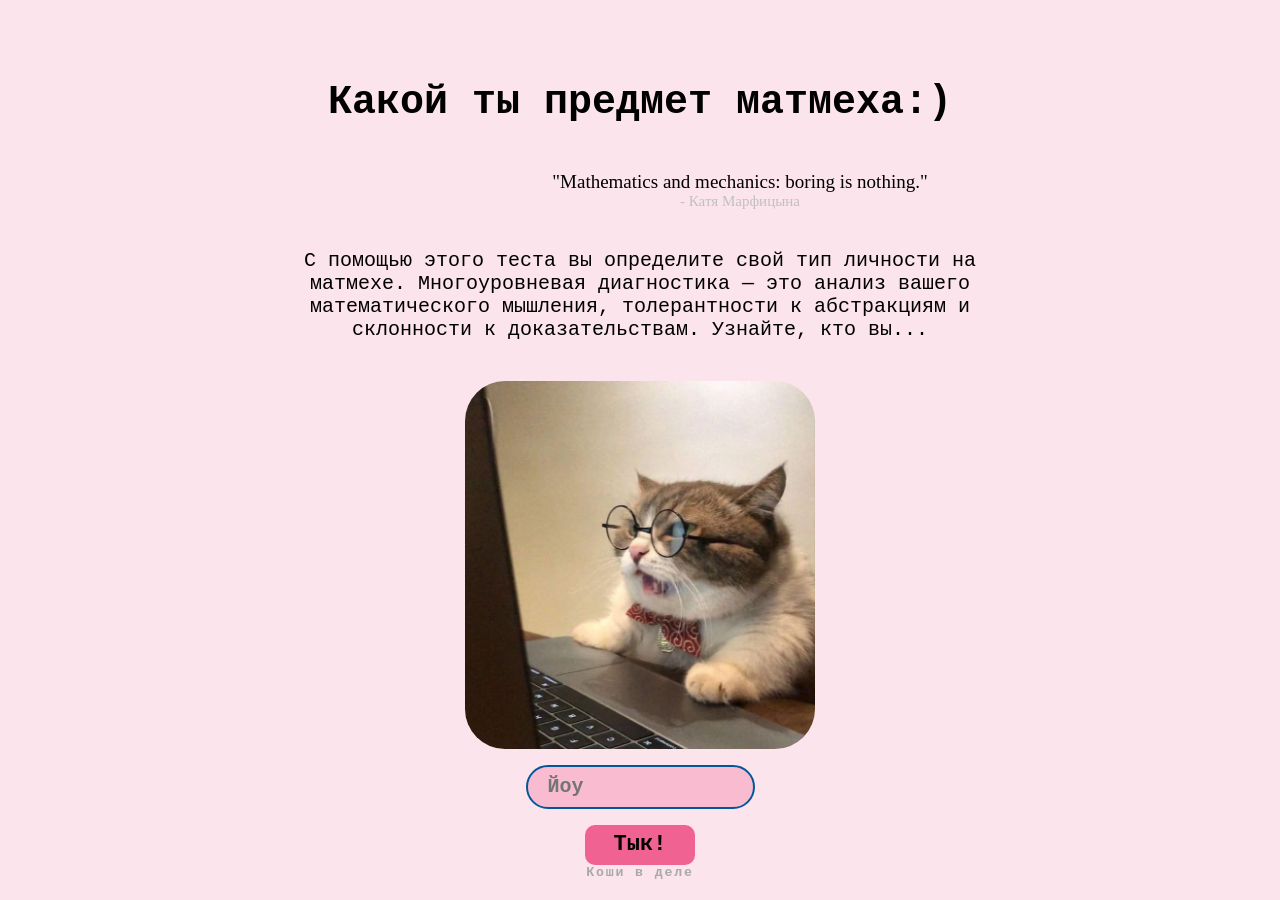
<file: index.html>
<!DOCTYPE html>
<html lang="ru">

	<head>
		<title>Какой ты предмет матмеха:)</title>
		<link rel="stylesheet" href="css/style.css">
		<meta charset="UTF-8">
		<meta name="viewport" content="width=device-width, initial-scale=1.0">
		<script src="count.js" defer></script>
	</head>

	<body>
		
		<h1>Какой ты предмет матмеха:)</h1>
		<blockquote>
				"Mathematics and mechanics: boring is nothing."
			 	<div class="author">- Катя Марфицына</div>
		</blockquote>

		<p class="ind">С помощью этого теста вы определите свой тип личности на матмехе.
		Многоуровневая диагностика — это анализ вашего математического мышления, толерантности к абстракциям и склонности к доказательствам. Узнайте, кто вы...</p>

		<img src="first.jpg" width="350" >
		<p>
    		<input type="text" placeholder="Йоу" class="name-input">
		</p>

		<button onclick="start_test()" class="button">Тык!</button>
		<h5>Коши в деле</h5>
	</body>
</html>
</file>
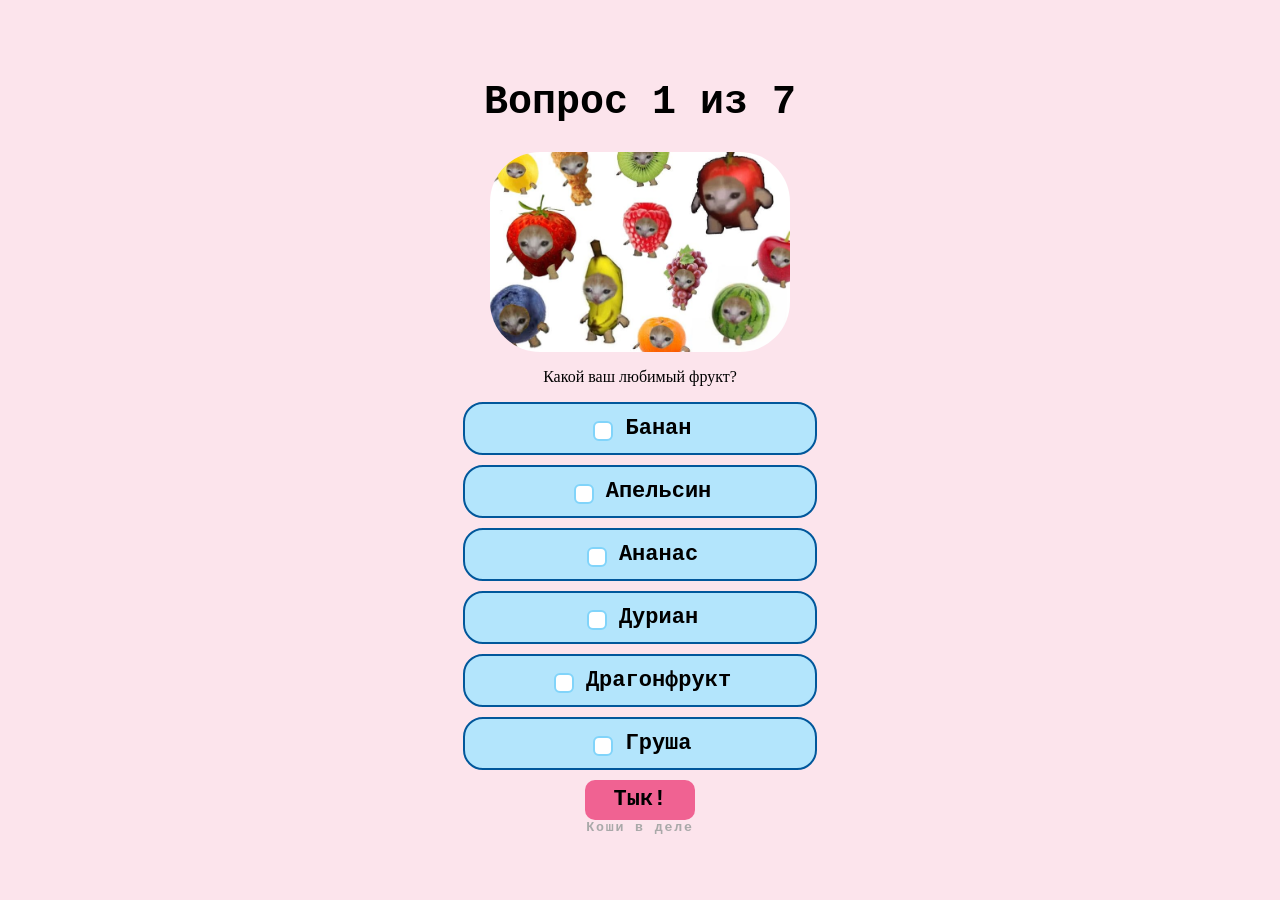
<file: page2.html>
<!DOCTYPE html>
<html lang="ru">

	<head>
		<title>Какой ты предмет матмеха:)</title>
		<link rel="stylesheet" href="css/style.css">
		<meta charset="UTF-8">
		<meta name="viewport" content="width=device-width, initial-scale=1.0">
		<script src="count.js" defer></script>
	</head>
		
	<body>
		<h1>Вопрос 1 из 7 </h1>
		<div class="question" data-question="1">
			<img src="fr.jpg" style="width: 300px !important;" >
		    <p>Какой ваш любимый фрукт?</p>
		 
		    <label>
		    	<input type="radio" name="q1" value="banana">Банан
		    </label>

		    <label>	    	
		    	<input type="radio" name="q1" value="orange">Апельсин
		    </label>

		    <label>
		    	<input type="radio" name="q1" value="pineapple">Ананас
		    </label>

		    <label>
		    	
		    	<input type="radio" name="q1" value="durian">Дуриан
		    </label>

		    <label>
		    	<input type="radio" name="q1" value="dragon">Драгонфрукт
		    </label>

		    <label>
		    	<input type="radio" name="q1" value="pear">Груша
		    </label>
</div>
		 <button onclick="get_sub_for_ans('q1', 'page3.html')" class="button">Тык!</button>
		<h5>Коши в деле</h5>
	</body>
</html>
</file>
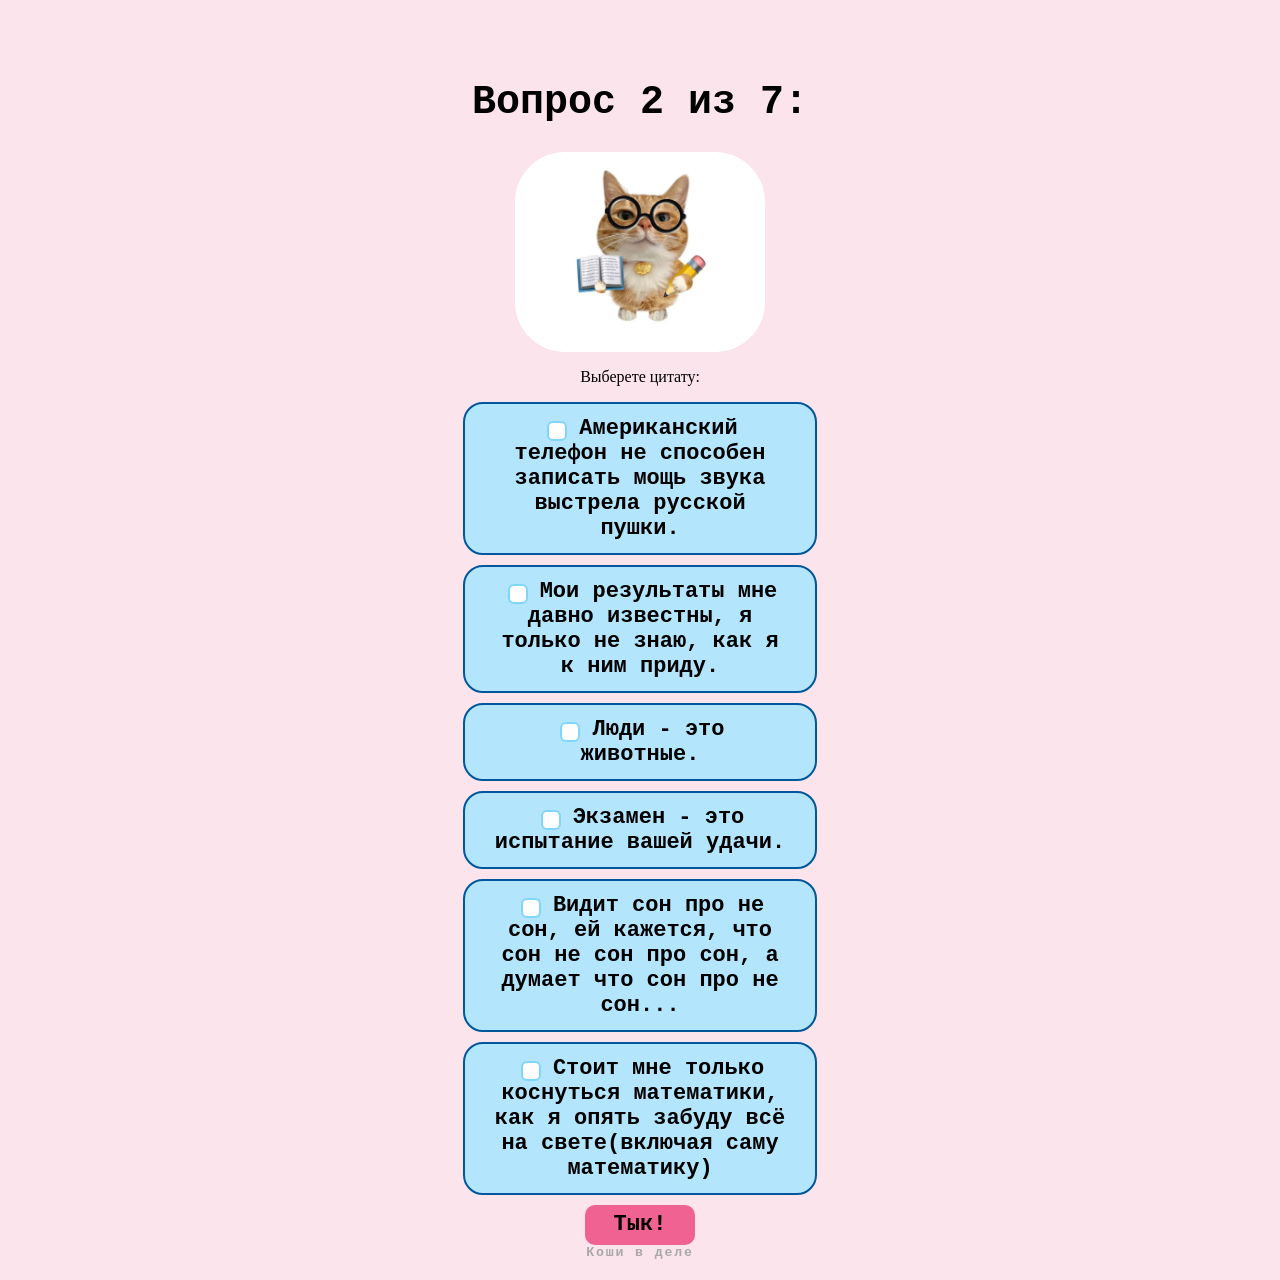
<file: page3.html>
<!DOCTYPE html>
<html lang="ru">

	<head>
		<title>Какой ты предмет матмеха:)</title>
		<link rel="stylesheet" href="css/style.css">
		<meta charset="UTF-8">
		<meta name="viewport" content="width=device-width, initial-scale=1.0">
		<script src="count.js" defer></script>
	</head>
		
	<body>
		<h1>Вопрос 2 из 7: </h1>
		<div class="question" data-question="1">
			<img src="bl.jpg" style="width: 250px !important;" >
		    <p>Выберете цитату:</p>
		    
		    <label>
		    	<input type="radio" name="q2" value="phone">Американский телефон не способен записать мощь звука выстрела русской пушки.
		    </label>

		    <label>
		    	<input type="radio" name="q2" value="result">Мои результаты мне давно известны, я только не знаю, как я к ним приду.
		    </label>

		    <label>
		    	<input type="radio" name="q2" value="animal">Люди - это животные.
		    </label>

		    <label>
		    	<input type="radio" name="q2" value="exam">Экзамен - это испытание вашей удачи.
		    	
		    </label>

		    <label><!--цитата 1 добавлена-->
		    	<input type="radio" name="q2" value="pod1">Видит сон про не сон, ей кажется, что сон не сон про сон, а думает что сон про не сон...
		    </label>

			<label><!--цитата 2 добавлена-->
		    	<input type="radio" name="q2" value="pod2">Стоит мне только коснуться математики, как я опять забуду всё на свете(включая саму математику)
		    </label>
</div>
		 <button onclick="get_sub_for_ans('q2', 'page4.html')" class="button">Тык!</button>
		<h5>Коши в деле</h5>
	</body>
</html>
</file>
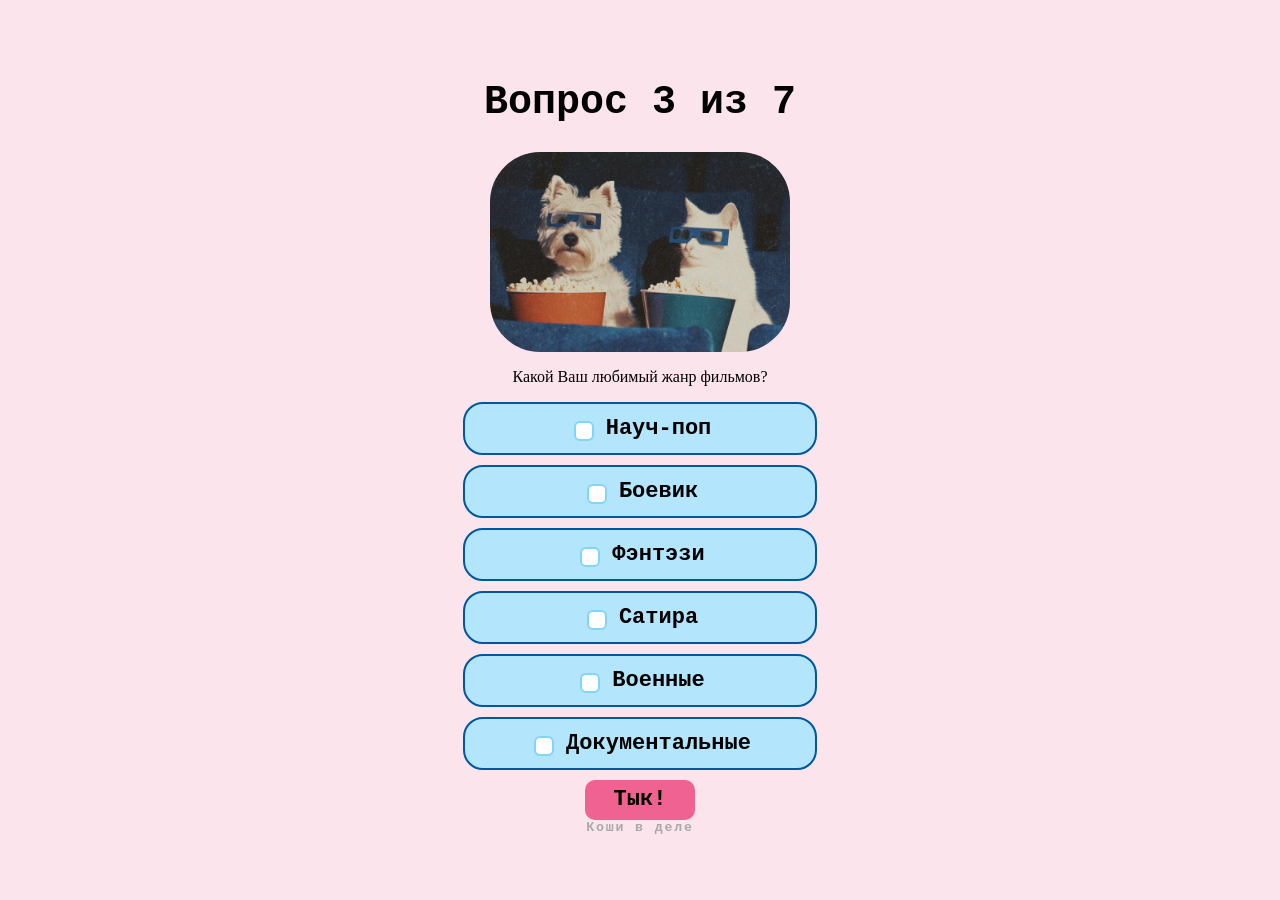
<file: page4.html>
<!DOCTYPE html>
<html lang="ru">

    <head>
        <title>Какой ты предмет матмеха:)</title>
        <link rel="stylesheet" href="css/style.css">
        <meta charset="UTF-8">
        <meta name="viewport" content="width=device-width, initial-scale=1.0">
        <script src="count.js" defer></script>
    </head>
        
    <body>
        <h1>Вопрос 3 из 7</h1>
        <div class="question" data-question="1">
            <img src="film.jpg" style="width: 300px !important;" >
            <p>Какой Ваш любимый жанр фильмов?</p>
           
            <label>
                <input type="radio" name="q3" value="scienpop">Науч-поп
            </label>

            <label>
                <input type="radio" name="q3" value="action">Боевик
            </label>

            <label>       
                <input type="radio" name="q3" value="fantasy">Фэнтэзи      
            </label>

            <label>
                <input type="radio" name="q3" value="satire">Сатира
            </label>

            <label>
                <input type="radio" name="q3" value="war">Военные
            </label>

            <label>
                <input type="radio" name="q3" value="docum">Документальные
            </label>
</div>
        <button onclick="get_sub_for_ans('q3', 'page5.html')" class="button">Тык!</button>
        <h5>Коши в деле</h5>
    </body>
</html>
</file>
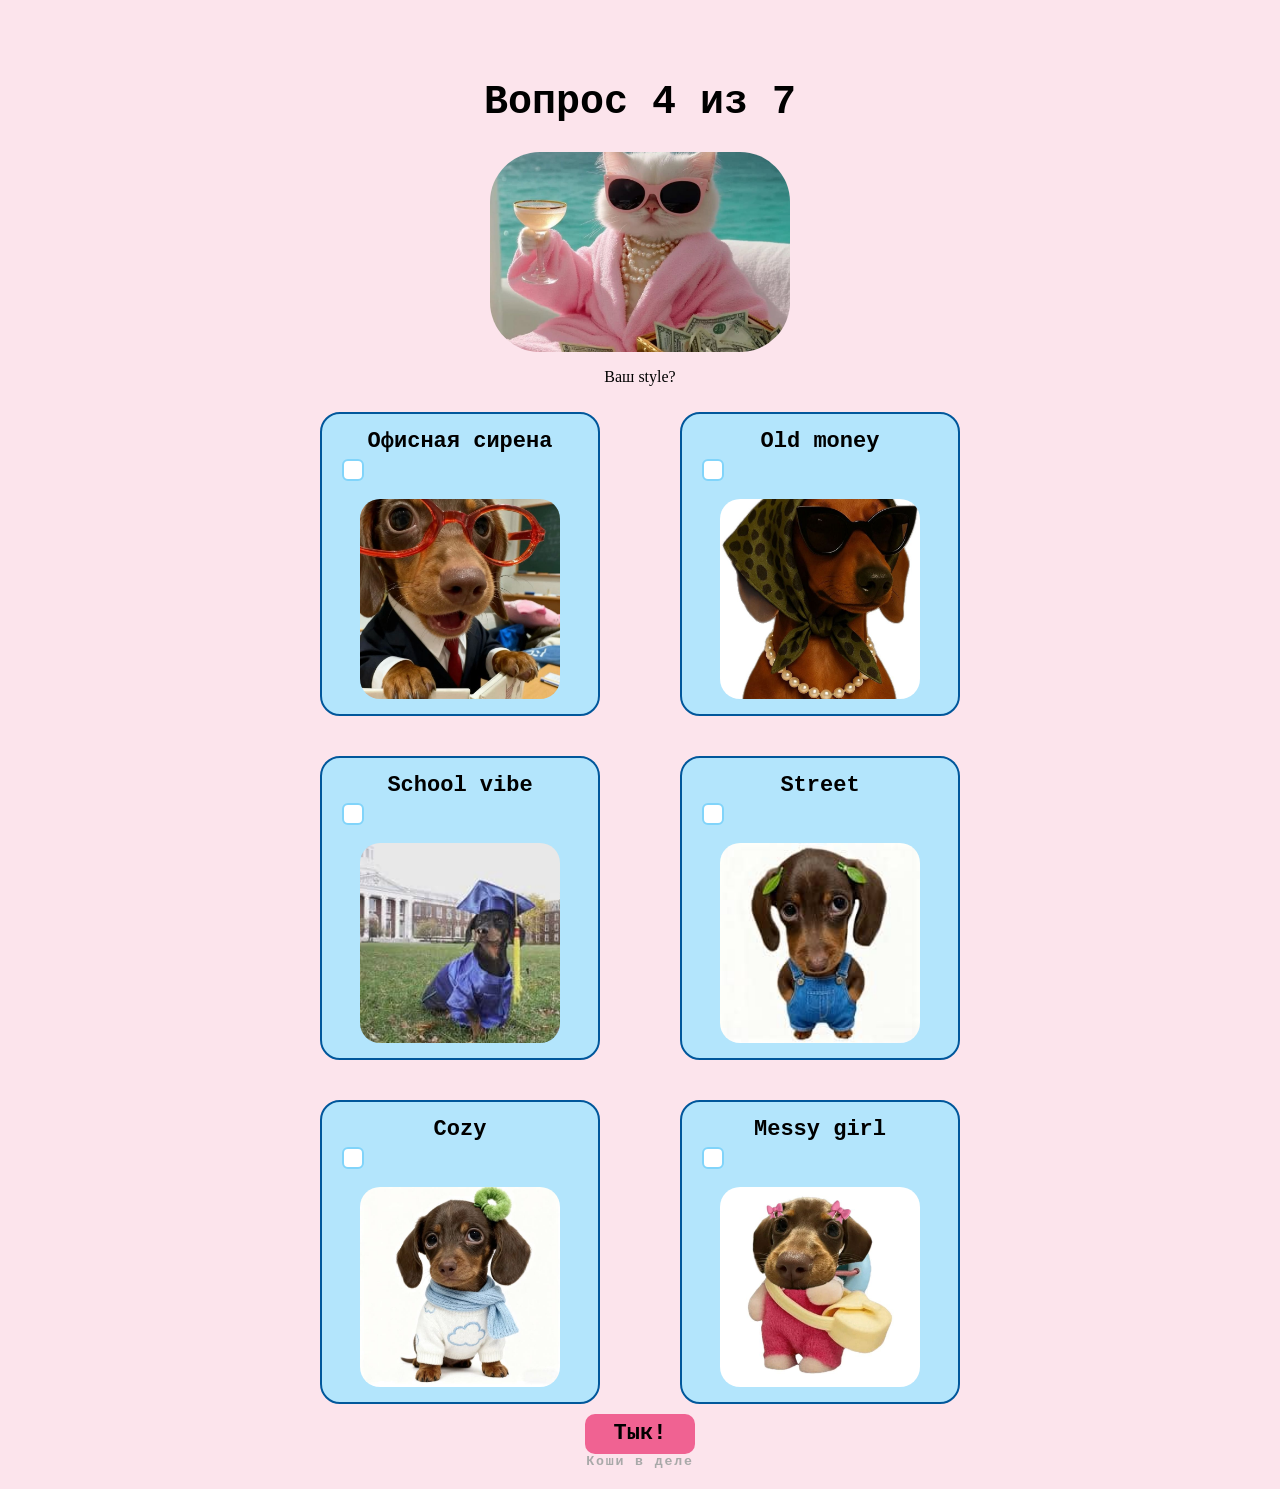
<file: page5.html>
<!DOCTYPE html>
<html lang="ru">

    <head>
        <title>Какой ты предмет матмеха:)</title>
        <link rel="stylesheet" href="css/style.css">
        <meta charset="UTF-8">
        <meta name="viewport" content="width=device-width, initial-scale=1.0">
        <script src="count.js" defer></script>
    </head>
        
    <body>
        <h1>Вопрос 4 из 7</h1>
        <div class="question" data-question="1">
            <img src="styl.jpg" style="width: 300px !important;" >
            <p>Ваш style?</p>
            
            <div class="options-grid"> 
                <label>
                    <input type="radio" name="q4" value="ofice">Офисная сирена<img src="of.jpg" width="150">
                </label>

                <label>
                    <input type="radio" name="q4" value="old">Old money<img src="old.jpg" width="150">
                </label>

                <label>
                    <input type="radio" name="q4" value="school">School vibe<img src="sch.jpg" width="150">
                </label>

                <label>
                    
                    <input type="radio" name="q4" value="street">Street<img src="srt.jpg" width="150">
                </label>

                <label>
                    <input type="radio" name="q4" value="cozy">Cozy<img src="cozy.jpg" width="100">
                </label>

                <label>
                    <input type="radio" name="q4" value="messy">Messy girl<img src="mess.jpg" width="150">
                </label>
            </div>
        </div>
        <button onclick="get_sub_for_ans('q4', 'page6.html')" class="button">Тык!</button>
        <h5>Коши в деле</h5>
    </body>
</html>
</file>
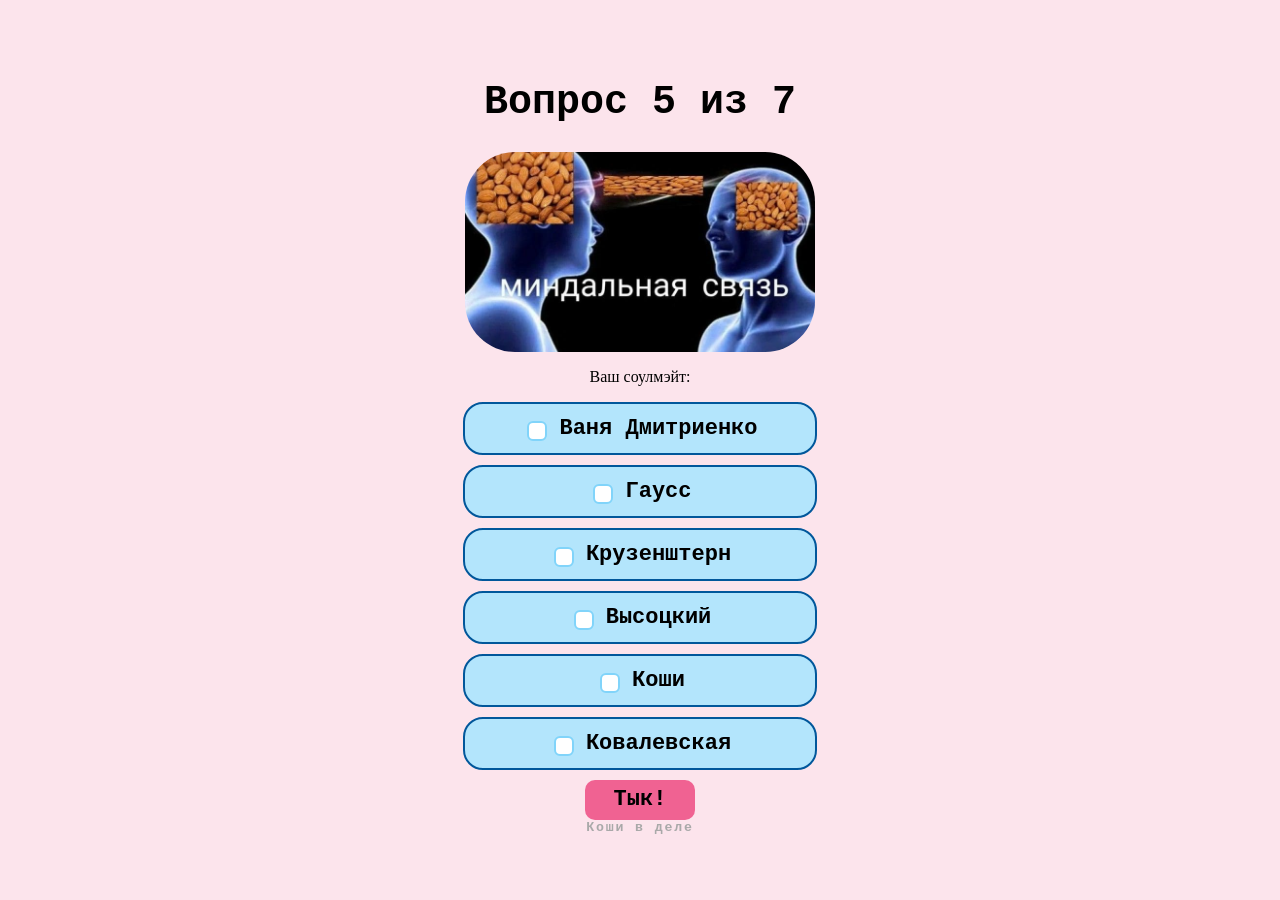
<file: page6.html>
<!DOCTYPE html>
<html lang="ru">

    <head>
        <title>Какой ты предмет матмеха:)</title>
        <link rel="stylesheet" href="css/style.css">
        <meta charset="UTF-8">
        <meta name="viewport" content="width=device-width, initial-scale=1.0">
        <script src="count.js" defer></script>
    </head>
        
    <body>
        <h1>Вопрос 5 из 7</h1>
        <div class="question" data-question="1">
            <img src="soul.jpg" style="width: 350px !important;">
            <p>Ваш соулмэйт:</p>
        

            <label>
                <input type="radio" name="q5" value="vany">Ваня Дмитриенко
            </label>

            <label>
                <input type="radio" name="q5" value="gaus">Гаусс
            </label>

            <label>       
                <input type="radio" name="q5" value="krus">Крузенштерн      
            </label>

            <label>
                <input type="radio" name="q5" value="vsots">Высоцкий
            </label>

            <label>
                <input type="radio" name="q5" value="kosh">Коши
            </label>

            <label>
                <input type="radio" name="q5" value="papa">Ковалевская<!--добавила ковалевская-->
            </label>
</div>
        <button onclick="get_sub_for_ans('q5', 'page7.html')" class="button">Тык!</button>
        <h5>Коши в деле</h5>
    </body>
</html>
</file>
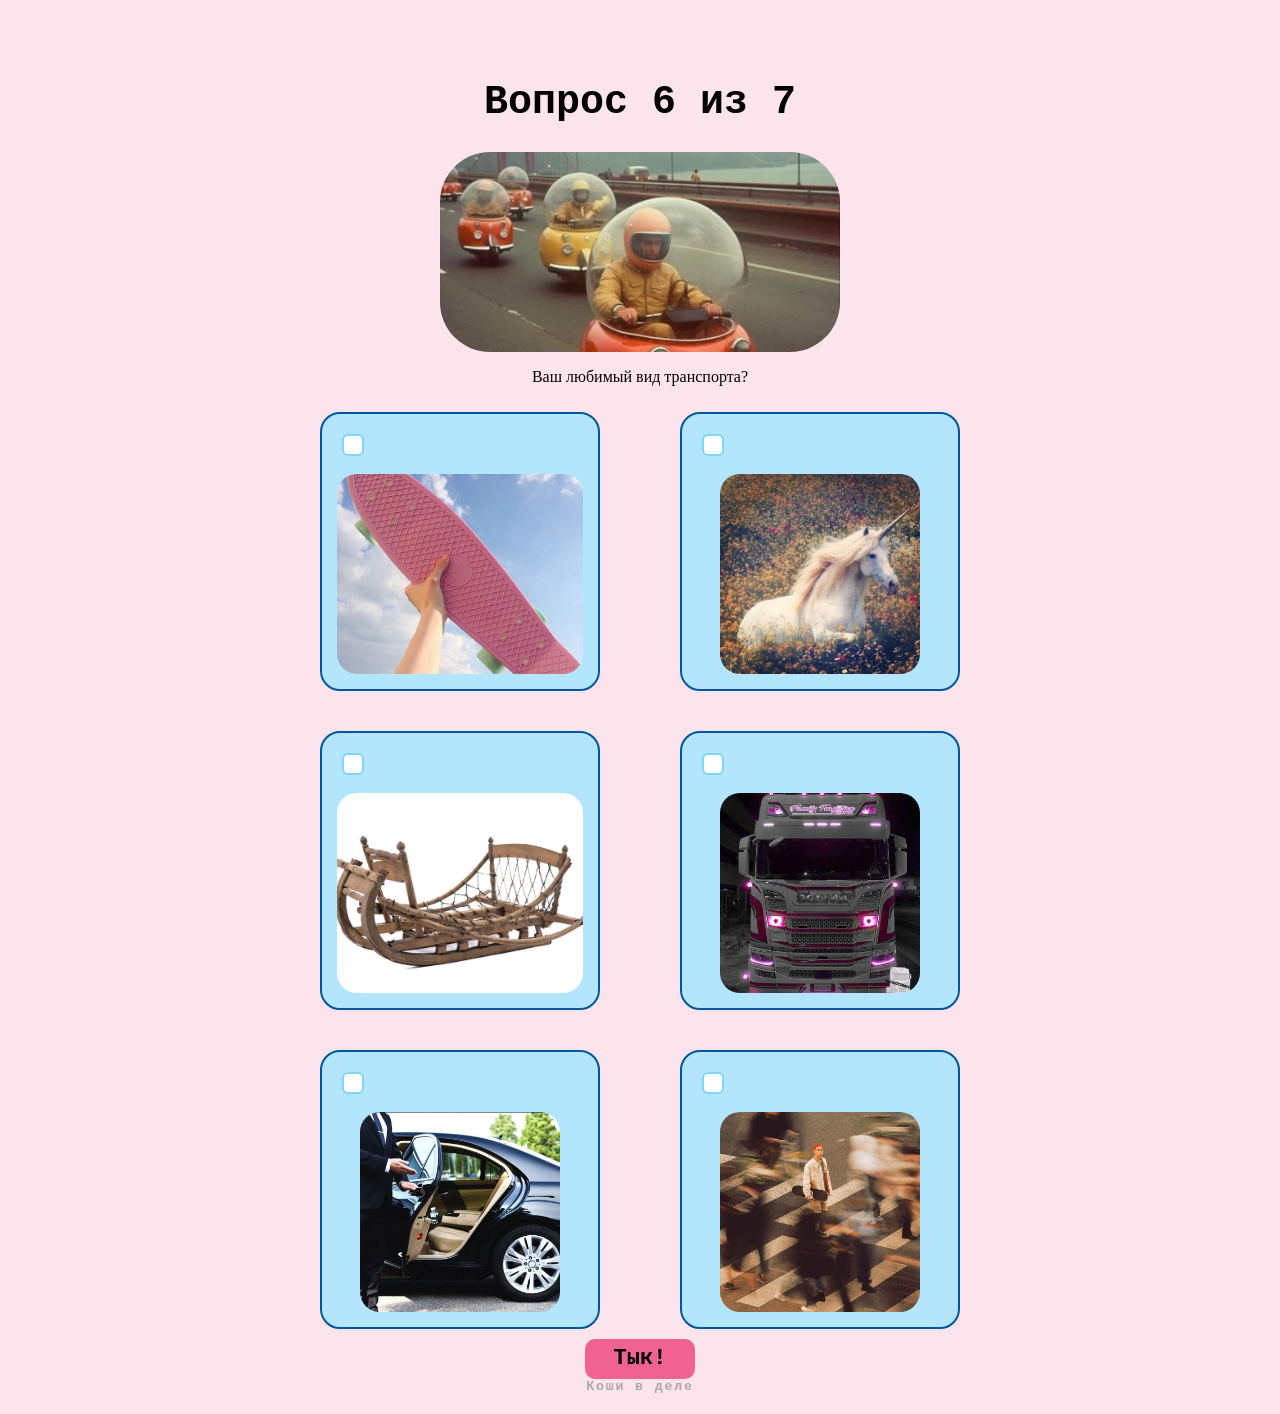
<file: page7.html>
<!DOCTYPE html>
<html lang="ru">

    <head>
        <title>Какой ты предмет матмеха:)</title>
        <link rel="stylesheet" href="css/style.css">
        <meta charset="UTF-8">
        <meta name="viewport" content="width=device-width, initial-scale=1.0">
        <script src="count.js" defer></script>
    </head>
        
    <body>
        <h1>Вопрос 6 из 7</h1>
        <div class="question" data-question="1">
            <img src="tr.jpg" style="width: 400px !important;">
            <p>Ваш любимый вид транспорта?</p>
            
            <div class="options-grid"> 
                <label>
                    <input type="radio" name="q6" value="penny"><img src="penny.jpg" style="width: 250px !important;">
                </label>

                <label>
                    <input type="radio" name="q6" value="unicorn"><img src="ed.jpg" width="150">
                </label>

                <label>       
                    <input type="radio" name="q6" value="sani"><img src="sani.jpg" style="width: 250px !important;">    
                </label>

                <label>
                    <input type="radio" name="q6" value="taga"><img src="taga.jpg" width="150">
                </label>

                <label>
                    <input type="radio" name="q6" value="bisnes"><img src="bisbes.jpg" width="150">
                </label>

                <label>
                    <input type="radio" name="q6" value="other"><img src="pesh.jpg" width="150">
                </label>
            </div>
        </div>
        <button onclick="get_sub_for_ans('q6', 'page8.html')" class="button">Тык!</button>
        <h5>Коши в деле</h5>
    </body>
</html>
</file>
<file: css/style.css>
body {
    height: 100%;
    background: #fce4ec;
    display: flex;
    flex-direction: column;
    text-align: center;
    margin: 0;
}
img {
    border-radius: 40px;
    display: block;
    margin-left: auto;
    margin-right: auto;
    margin-top: 20px;
    max-width: 100%;
    height: auto;
}

h1 {
    text-align: center;
    margin-top: 80px;
    font-size: 40px;
    font-family: Courier New;
}

.ind{
    font-size: 20px;
    font-family: Courier New, monospace;
    font-weight: 500;
    width: 700px;
    margin-left: auto;
    margin-right: auto;
}

h5 {
    margin-top: auto;
    margin-bottom: 20px;
    color: darkgray;
    font-family: Courier New, serif;
    text-align: center;
    letter-spacing: 1.8px;
}
blockquote {
    font-size: 19px;
    margin-left: auto;
    margin-right: auto;
    width: 700px;
    font-family: Snell Roundhand, cursive;
    padding-left: 200px;

}
blockquote .author{
    font-size: 15px;
    color: silver;
    font-family: Snell Roundhand;

}

.name-input{
    border-radius: 30px;
    border: 2px solid #01579b;
    background-color: #f8bbd0;
    display: block;
    width: 200px;
    height: 30px;
    padding: 5px;
    font-size: 20px;
    padding-left: 20px;
    font-family: Courier New;
    font-weight: bold;
    margin: 0 auto;
}

.button{
    background-color: #f06292;
    border-radius: 10px;
    border: none;
    width: 110px;
    height: 40px;
    display: block;
    margin: 0 auto;
    text-align: center;
    font-weight: bold;
    color: black;
    font-size: 22px;
    font-family: Courier New;
    transition: all 0.4s;

}

.button:hover {
    box-shadow: 0 0 0 2px white, 0 0 0 5px #01579b;
}

.question label {
    display: block;
    background-color: #B3E5FC;
    background-size: 300px 150px;
    border: 2px solid #01579b;
    border-radius: 20px;
    padding: 12px 25px;
    margin: 10px auto;
    cursor: pointer;
    width: auto;
    min-width: 200px;
    max-width: 300px;
    font-family: Courier New;
    font-size: 22px;
    font-weight: bold;
}



.question label input[type="radio"] {
    width: 20px;
    height: 20px;
    accent-color: #0288d1;
    margin-right: 12px;
    transform: translateY(2px);
}

.question input[type="radio"] {
    appearance: none;
    -webkit-appearance: none;
    width: 18px;
    height: 18px;
    min-width: 20px;
    border: 2px solid #81d4fa;
    border-radius: 6px;
    margin-right: 12px;
    vertical-align: middle;
    position: relative;
    cursor: pointer;
    background-color: white;
}

.question input[type="radio"]:checked {
    background-color: #81d4fa;
    box-shadow: inset 0 0 0 3px white;
}
.question img {
    display: block;
    margin: 0 auto;
    width: 200px;
    height: 200px;
    object-fit: cover;
    border-radius: 50px;
}
.options-grid {
    display: grid;
    grid-template-columns: repeat(2, 1fr);
    gap: 20px;
    justify-items: center;
    align-items: start;
    max-width: 700px;
    margin: 0 auto;
}

.options-grid label {
    display: flex;
    flex-direction: column;
    justify-content: center;
    background-color: #B3E5FC;
    border: 2px solid #01579b;
    border-radius: 20px;
    padding: 15px;
    cursor: pointer;
    width: 100%;
    min-width: 220px;
    max-width: 280px;
    box-sizing: border-box;
    text-align: center;
}

.options-grid label input[type="radio"] {
    margin-bottom: 10px;
    width: 22px;
    height: 22px;
    accent-color: #0288d1;
    order: 1;
}


.options-grid label .option-text {
    font-family: Courier New;
    font-size: 22px;
    font-weight: bold;
    margin-bottom: 10px;
    order: 2;
}


.options-grid label img {
    width: 200px;
    height: 200px;
    object-fit: cover;
    border-radius: 20px;
    margin-top: 10px;
    order: 3;
}

.que {
    font-size: 30px;
    font-family: Courier New;
    font-weight: 600;
    letter-spacing: 2px;
}

.result {
    font-size: 18px;
    font-family: Courier New;
    width: 750px;
    margin-left: auto;
    margin-right: auto;
}

.youres {
    font-size: 14px;
    font-family: Courier New;
}

.imgres {
    border-radius: 40px;
    display: block;
    margin-left: auto;
    margin-right: auto;
    margin-top: 20px;
    max-width: 100%;
    height: auto;
}

.subject {
    font-size: 24px;
    font-family: Courier New;
    font-weight: 600;
}

.button-res {
    background-color: #f06292;
    border-radius: 10px;
    border: none;
    width: 170px;
    height: 40px;
    display: block;
    margin: 0 auto;
    text-align: center;
    font-weight: bold;
    color: black;
    font-size: 18px;
    font-family: Courier New;
    transition: all 0.4s;
}

.button-res:hover {
    box-shadow: 0 0 0 2px white, 0 0 0 5px #01579b;
}

/* ===== АДАПТАЦИЯ ДЛЯ ТЕЛЕФОНА — УМЕНЬШЕННЫЕ РАЗМЕРЫ ===== */
@media (max-width: 750px) {
    body {
        padding: 0 12px;
    }

    h1 {
        margin-top: 30px;
        font-size: 28px;
    }

    .ind {
        width: 100%;
        font-size: 16px;
    }

    blockquote {
        width: 100%;
        padding-left: 0;
        font-size: 15px;
    }

    blockquote .author {
        font-size: 12px;
    }

    .que {
        font-size: 22px;
    }

    .options-grid {
        grid-template-columns: 1fr;
        gap: 15px;
        width: 100%;
    }

    .options-grid label {
        min-width: auto;
        max-width: 100%;
        padding: 12px;
    }

    .options-grid label .option-text {
        font-size: 18px;
    }

    .options-grid label img {
        width: 140px;
        height: 140px;
    }

    .question label {
        font-size: 18px;
        min-width: auto;
        width: 100%;
        padding: 10px 15px;
    }

    .question img {
        width: 140px;
        height: 140px;
    }

    .result {
        width: 100%;
        font-size: 15px;
    }

    .subject {
        font-size: 20px;
    }

    .youres {
        font-size: 12px;
    }

    .name-input {
        width: 80%;
        font-size: 16px;
    }

    .button {
        width: 100px;
        height: 36px;
        font-size: 18px;
    }

    .button-res {
        width: 140px;
        height: 36px;
        font-size: 16px;
    }
}
</file>
